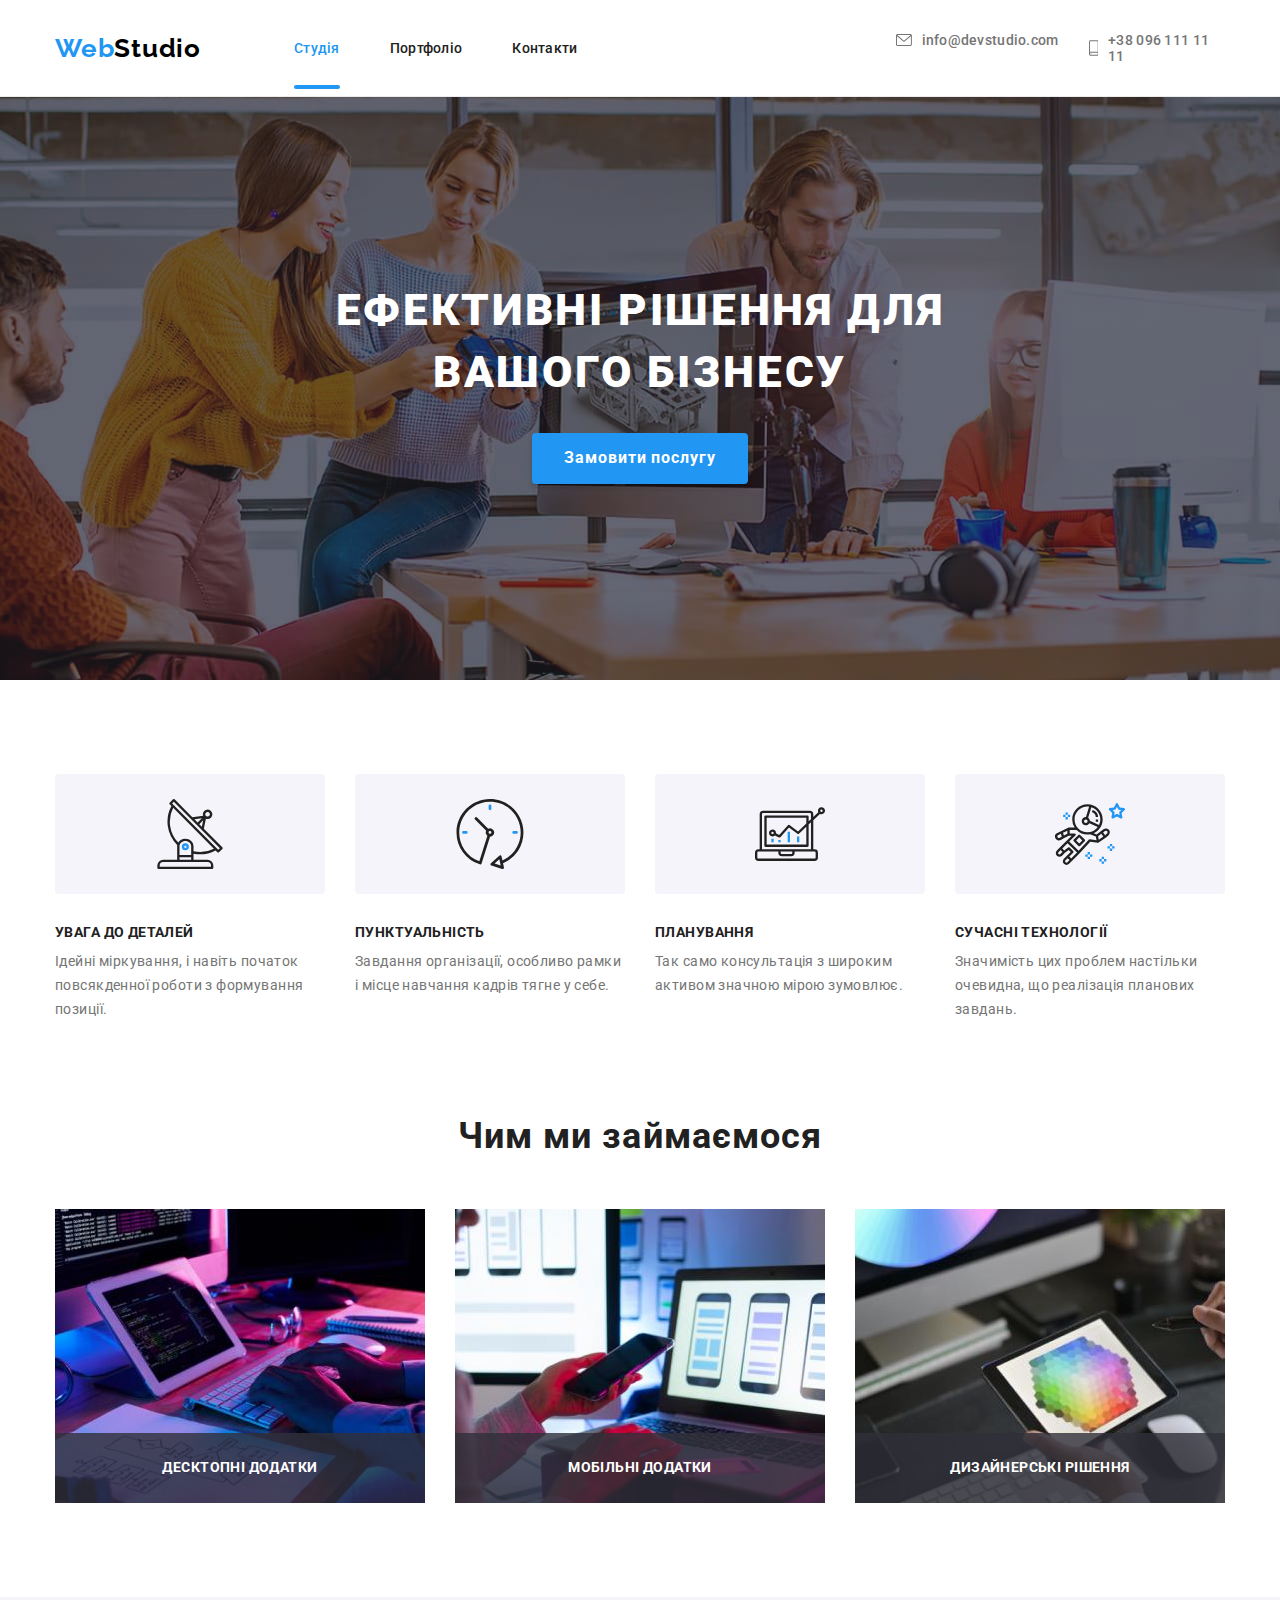
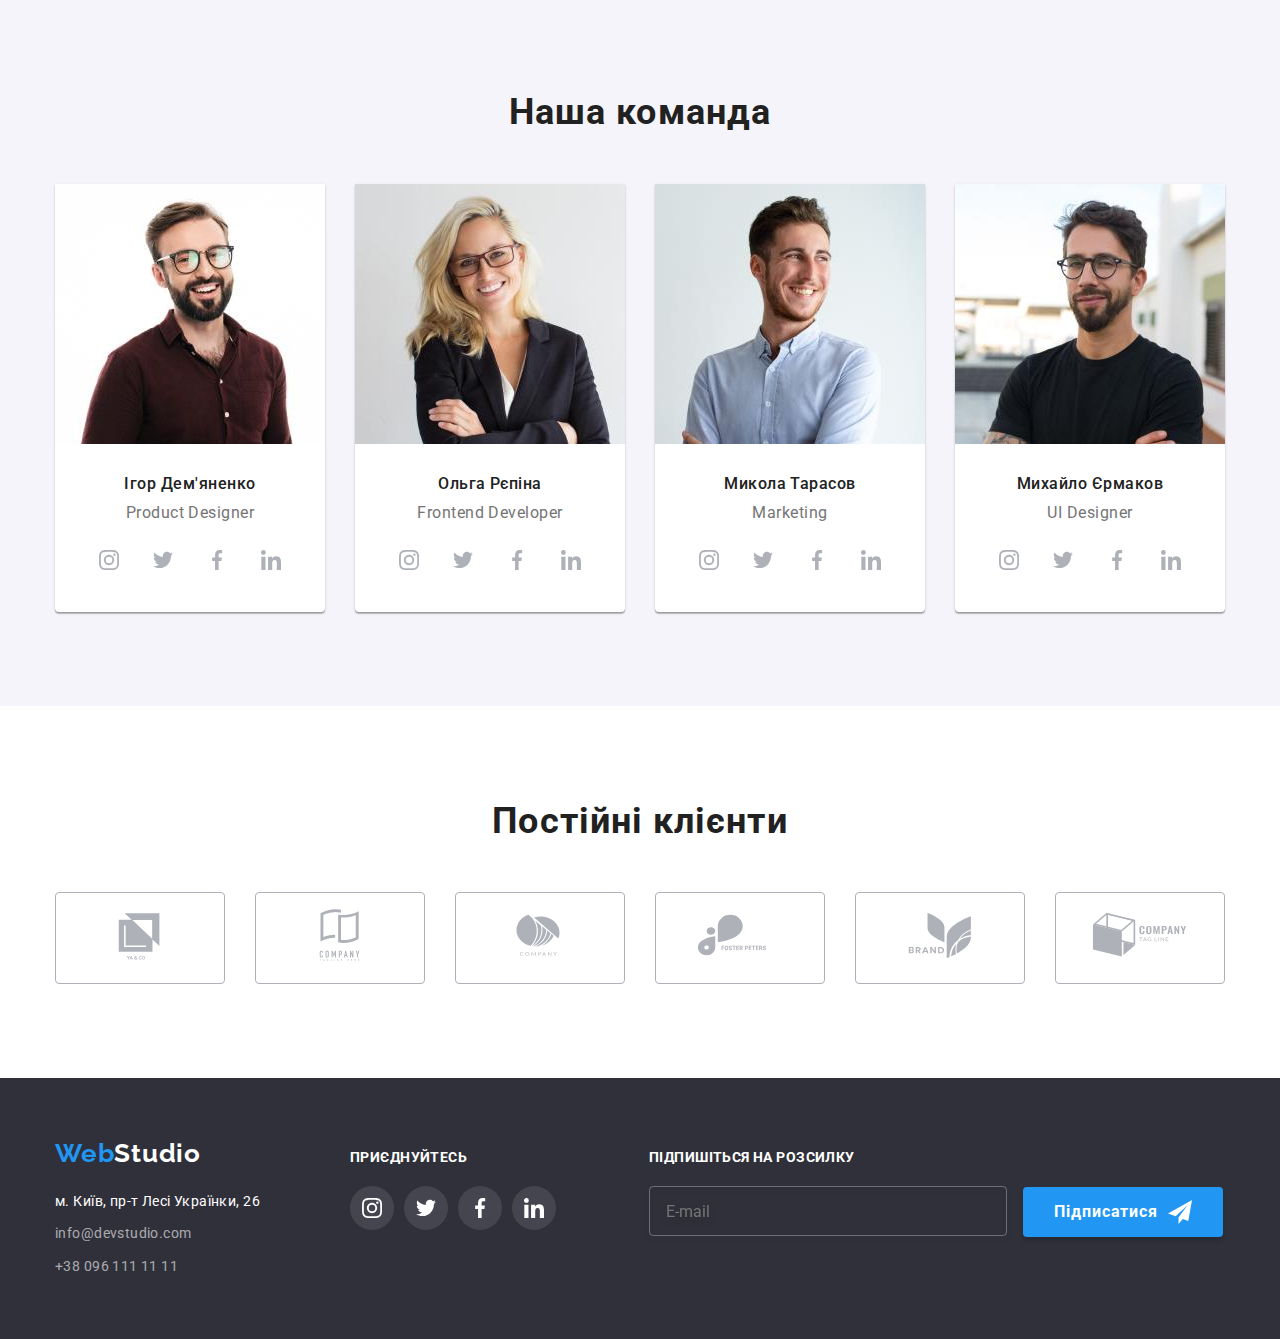
<file: index.html>
<!DOCTYPE html>
<html lang="uk">
  <head>
    <meta charset="UTF-8" />
    <meta http-equiv="X-UA-Compatible" content="IE=edge" />
    <meta name="viewport" content="width=device-width, initial-scale=1.0" />
    <title>Студія</title>
    <link
      rel="stylesheet"
      href="https://cdnjs.cloudflare.com/ajax/libs/modern-normalize/1.0.0/modern-normalize.min.css"
    />
    <link
      href="https://fonts.googleapis.com/css2?family=Raleway:wght@700&family=Roboto:wght@400;500;700;900&display=swap"
      rel="stylesheet"
    />
    <link rel="stylesheet" href="./css/styles.css" />
  </head>
  <body>
    <header class="header-box">
      <div class="container header">
        <a href="./index.html" lang="en" class="logo"
          ><span class="logo-word">Web</span>Studio</a
        >
        <nav>
          <ul class="site-nav">
            <li class="item">
              <a href="./index.html" class="link current">Студія</a>
            </li>
            <li class="item">
              <a href="./portfolio.html" class="link">Портфоліо</a>
            </li>
            <li class="item"><a href="#" class="link">Контакти</a></li>
          </ul>
        </nav>
        <ul class="contacts-list">
          <li class="item">
            <a href="mailto:info@devstudio.com" class="link contacts">
              <svg class="icon" width="16" height="12">
                <use href="./images/icons.svg#icon-envelope"></use>
              </svg>
              info@devstudio.com</a
            >
          </li>
          <li class="item">
            <a href="tel:+380961111111" class="link contacts"
              ><svg class="icon" width="10" height="16">
                <use href="./images/icons.svg#icon-smartphone"></use>
              </svg>
              +38 096 111 11 11</a
            >
          </li>
        </ul>
      </div>
    </header>
    <main>
      <section class="section hero">
        <div>
          <h1 class="hero-title">Ефективні рішення для вашого бізнесу</h1>
          <button type="button" class="hero-button" data-modal-open>
            Замовити послугу
          </button>
          <div class="backdrop is-hidden" data-modal>
            <div class="modal">
              <button type="button" class="close-modal-btn" data-modal-close>
                <svg width="18" height="18" class="icon">
                  <use href="./images/icons.svg#icon-close-black"></use>
                </svg>
              </button>
              <form class="order-form">
                <span class="modal-title"
                  >Залиште свої дані, ми вам передзвонимо</span
                >
                <div role="group" class="form-item">
                  <label for="name" class="form-label">Ім'я</label>
                  <input class="form-input" type="text" name="name" id="name" />
                  <svg width="18" height="18" class="icon">
                    <use href="./images/icons.svg#icon-person-form"></use>
                  </svg>
                </div>
                <div role="group" class="form-item">
                  <label for="phone" class="form-label">Телефон</label>
                  <input class="form-input" type="tel" name="tel" id="phone" />
                  <svg width="18" height="18" class="icon">
                    <use href="./images/icons.svg#icon-phone-form"></use>
                  </svg>
                </div>
                <div role="group" class="form-item">
                  <label for="email" class="form-label">Пошта</label>
                  <input
                    class="form-input"
                    type="email"
                    name="email"
                    id="email"
                  />
                  <svg width="18" height="18" class="icon">
                    <use href="./images/icons.svg#icon-email-form"></use>
                  </svg>
                </div>
                <div role="group" class="form-item">
                  <label for="comments" class="form-label">Коментар</label>
                  <textarea
                    class="comments-input"
                    name="comments"
                    id="comments"
                    placeholder="Введіть текст"
                  ></textarea>
                </div>
                <div role="group" class="form-checkbox">
                  <label class="terms-title"
                    >Погоджуюся з розсилкою та приймаю
                    <input
                      class="terms-checkbox"
                      type="checkbox"
                      name="terms"
                    />
                    <svg width="16" height="15" class="icon-checkbox">
                      <use href="./images/icons.svg#icon-check"></use>
                    </svg>
                  </label>
                  <a href="#" class="terms-link">Умови договору</a>
                </div>
                <button type="submit" class="btn">Відправити</button>
              </form>
            </div>
          </div>
        </div>
      </section>
      <section class="section">
        <div class="container">
          <h2 class="benefits-title">Наші переваги</h2>
          <ul class="benefits-list">
            <li class="item">
              <div class="benefits-list block">
                <svg height="70" width="70">
                  <use href="./images/icons.svg#icon-antenna"></use>
                </svg>
              </div>
              <h3 class="title">Увага до деталей</h3>
              <p class="desc">
                Ідейні міркування, і навіть початок повсякденної роботи з
                формування позиції.
              </p>
            </li>
            <li class="item">
              <div class="benefits-list block">
                <svg height="70" width="70">
                  <use href="./images/icons.svg#icon-clock"></use>
                </svg>
              </div>
              <h3 class="title">Пунктуальність</h3>
              <p class="desc">
                Завдання організації, особливо рамки і місце навчання кадрів
                тягне у себе.
              </p>
            </li>
            <li class="item">
              <div class="benefits-list block">
                <svg height="70" width="70">
                  <use href="./images/icons.svg#icon-diagram"></use>
                </svg>
              </div>
              <h3 class="title">Планування</h3>
              <p class="desc">
                Так само консультація з широким активом значною мірою зумовлює.
              </p>
            </li>
            <li class="item">
              <div class="benefits-list block">
                <svg height="70" width="70">
                  <use href="./images/icons.svg#icon-astronaut"></use>
                </svg>
              </div>
              <h3 class="title">Сучасні технології</h3>
              <p class="desc">
                Значимість цих проблем настільки очевидна, що реалізація
                планових завдань.
              </p>
            </li>
          </ul>
        </div>
      </section>
      <section class="section services">
        <div class="container">
          <h2 class="services-title">Чим ми займаємося</h2>
          <ul class="services-list">
            <li class="item">
              <img
                src="./images/desktop.jpg"
                alt="Чоловічі кисті друкують на клавіатурі"
                width="370"
              />
              <div class="item-box"><p class="desc">Десктопні додатки</p></div>
            </li>
            <li class="item">
              <img
                src="./images/mobile.jpg"
                alt="Жіночі руки тримають мобільний телефон"
                width="370"
              />
              <div class="item-box"><p class="desc">Мобільні додатки</p></div>
            </li>
            <li class="item">
              <img
                src="./images/tablet.jpg"
                alt="Жіночі руки тримають планшет і працюють графічною ручкою по ньому"
                width="370"
              />
              <div class="item-box">
                <p class="desc">Дизайнерські рішення</p>
              </div>
            </li>
          </ul>
        </div>
      </section>
      <section class="section team">
        <div class="container">
          <h2 class="team-title">Наша команда</h2>
          <ul class="team-list">
            <li class="item">
              <div class="team-member">
                <img
                  src="./images/photo-1.jpg"
                  alt="Усміхнений чоловік в окулярах з бородою"
                  width="270"
                  class="member-pic"
                />
                <h3 class="title">Ігор Дем'яненко</h3>
                <p lang="en" class="desc">Product Designer</p>
                <ul class="socials-list">
                  <li class="socials-item">
                    <a href="#" class="links">
                      <svg class="icon" width="20" height="20">
                        <use href="./images/icons.svg#icon-instagram"></use>
                      </svg>
                    </a>
                  </li>
                  <li class="socials-item">
                    <a href="#" class="links">
                      <svg class="icon" width="20" height="20">
                        <use href="./images/icons.svg#icon-twitter"></use>
                      </svg>
                    </a>
                  </li>
                  <li class="socials-item">
                    <a href="#" class="links">
                      <svg class="icon" width="20" height="20">
                        <use href="./images/icons.svg#icon-facebook"></use>
                      </svg>
                    </a>
                  </li>
                  <li class="socials-item">
                    <a href="#" class="links">
                      <svg class="icon" width="20" height="20">
                        <use href="./images/icons.svg#icon-linkedin"></use>
                      </svg>
                    </a>
                  </li>
                </ul>
              </div>
            </li>
            <li class="item">
              <div class="team-member">
                <img
                  src="./images/photo-2.jpg"
                  alt="Усміхнена білява дівчина в окулярах"
                  width="270"
                  class="member-pic"
                />
                <h3 class="title">Ольга Рєпіна</h3>
                <p lang="en" class="desc">Frontend Developer</p>
                <ul class="socials-list">
                  <li class="socials-item">
                    <a href="#" class="links">
                      <svg class="icon" width="20" height="20">
                        <use href="./images/icons.svg#icon-instagram"></use>
                      </svg>
                    </a>
                  </li>
                  <li class="socials-item">
                    <a href="#" class="links">
                      <svg class="icon" width="20" height="20">
                        <use href="./images/icons.svg#icon-twitter"></use>
                      </svg>
                    </a>
                  </li>
                  <li class="socials-item">
                    <a href="#" class="links">
                      <svg class="icon" width="20" height="20">
                        <use href="./images/icons.svg#icon-facebook"></use>
                      </svg>
                    </a>
                  </li>
                  <li class="socials-item">
                    <a href="#" class="links">
                      <svg class="icon" width="20" height="20">
                        <use href="./images/icons.svg#icon-linkedin"></use>
                      </svg>
                    </a>
                  </li>
                </ul>
              </div>
            </li>
            <li class="item">
              <div class="team-member">
                <img
                  src="./images/photo-3.jpg"
                  alt="Усміхнений чоловік з легкою небритістю"
                  width="270"
                  class="member-pic"
                />
                <h3 class="title">Микола Тарасов</h3>
                <p lang="en" class="desc">Marketing</p>
                <ul class="socials-list">
                  <li class="socials-item">
                    <a href="#" class="links">
                      <svg class="icon" width="20" height="20">
                        <use href="./images/icons.svg#icon-instagram"></use>
                      </svg>
                    </a>
                  </li>
                  <li class="socials-item">
                    <a href="#" class="links">
                      <svg class="icon" width="20" height="20">
                        <use href="./images/icons.svg#icon-twitter"></use>
                      </svg>
                    </a>
                  </li>
                  <li class="socials-item">
                    <a href="#" class="links">
                      <svg class="icon" width="20" height="20">
                        <use href="./images/icons.svg#icon-facebook"></use>
                      </svg>
                    </a>
                  </li>
                  <li class="socials-item">
                    <a href="#" class="links">
                      <svg class="icon" width="20" height="20">
                        <use href="./images/icons.svg#icon-linkedin"></use>
                      </svg>
                    </a>
                  </li>
                </ul>
              </div>
            </li>
            <li class="item">
              <div class="team-member">
                <img
                  src="./images/photo-4.jpg"
                  alt="Усміхнений чоловік в окулярах з бородою"
                  width="270"
                  class="member-pic"
                />
                <h3 class="title">Михайло Єрмаков</h3>
                <p lang="en" class="desc">UI Designer</p>
                <ul class="socials-list">
                  <li class="socials-item">
                    <a href="#" class="links">
                      <svg class="icon" width="20" height="20">
                        <use href="./images/icons.svg#icon-instagram"></use>
                      </svg>
                    </a>
                  </li>
                  <li class="socials-item">
                    <a href="#" class="links">
                      <svg class="icon" width="20" height="20">
                        <use href="./images/icons.svg#icon-twitter"></use>
                      </svg>
                    </a>
                  </li>
                  <li class="socials-item">
                    <a href="#" class="links">
                      <svg class="icon" width="20" height="20">
                        <use href="./images/icons.svg#icon-facebook"></use>
                      </svg>
                    </a>
                  </li>
                  <li class="socials-item">
                    <a href="#" class="links">
                      <svg class="icon" width="20" height="20">
                        <use href="./images/icons.svg#icon-linkedin"></use>
                      </svg>
                    </a>
                  </li>
                </ul>
              </div>
            </li>
          </ul>
        </div>
      </section>
      <section class="section clients">
        <h2 class="clients title">Постійні клієнти</h2>
        <ul class="clients-list">
          <li class="item">
            <a class="clients-link" href="#">
              <div>
                <svg width="106" height="60">
                  <use href="./images/icons.svg#icon-logo1"></use>
                </svg>
              </div>
            </a>
          </li>
          <li class="item">
            <a class="clients-link" href="#">
              <div>
                <svg width="106" height="60">
                  <use href="./images/icons.svg#icon-logo2"></use>
                </svg>
              </div>
            </a>
          </li>
          <li class="item">
            <a class="clients-link" href="#">
              <div>
                <svg width="106" height="60">
                  <use href="./images/icons.svg#icon-logo3"></use>
                </svg>
              </div>
            </a>
          </li>
          <li class="item">
            <a class="clients-link" href="#">
              <div>
                <svg width="106" height="60">
                  <use href="./images/icons.svg#icon-logo4"></use>
                </svg>
              </div>
            </a>
          </li>
          <li class="item">
            <a class="clients-link" href="#">
              <div>
                <svg width="106" height="60">
                  <use href="./images/icons.svg#icon-logo5"></use>
                </svg>
              </div>
            </a>
          </li>
          <li class="item">
            <a class="clients-link" href="#">
              <div>
                <svg width="106" height="60">
                  <use href="./images/icons.svg#icon-logo6"></use>
                </svg></div
            ></a>
          </li>
        </ul>
      </section>
    </main>
    <footer class="footer-box">
      <div class="container footer">
        <div class="item">
          <a href="./index.html" lang="en" class="logo"
            ><span class="logo-word">Web</span
            ><span class="logo-word-footer">Studio</span></a
          >
          <address>
            <ul class="footer-list">
              <li class="item">
                <a
                  href="https://goo.gl/maps/CPtrU1FHBa2aNyZL9"
                  target="_blank"
                  rel="noopener noreferrer nofollow"
                  class="link address"
                  >м. Київ, пр-т Лесі Українки, 26</a
                >
              </li>
              <li class="item">
                <a href="mailto:info@devstudio.com" class="link contacts footer"
                  >info@devstudio.com</a
                >
              </li>
              <li class="item">
                <a href="tel:+380961111111" class="link contacts footer"
                  >+38 096 111 11 11</a
                >
              </li>
            </ul>
          </address>
        </div>
        <div class="studio-socials item">
          <span class="call-title">Приєднуйтесь</span>
          <ul class="socials-list">
            <li class="item">
              <a href="#" class="links">
                <svg class="icon" width="20" height="20">
                  <use href="./images/icons.svg#icon-instagram"></use>
                </svg>
              </a>
            </li>
            <li class="item">
              <a href="#" class="links">
                <svg class="icon" width="20" height="20">
                  <use href="./images/icons.svg#icon-twitter"></use>
                </svg>
              </a>
            </li>
            <li class="item">
              <a href="#" class="links">
                <svg class="icon" width="20" height="20">
                  <use href="./images/icons.svg#icon-facebook"></use>
                </svg>
              </a>
            </li>
            <li class="item">
              <a href="#" class="links">
                <svg class="icon" width="20" height="20">
                  <use href="./images/icons.svg#icon-linkedin"></use>
                </svg>
              </a>
            </li>
          </ul>
        </div>
        <div class="item">
          <span class="sub-title">Підпишіться на розсилку</span>
          <form class="email-sub-form">
            <label for="email-sub" class="label" lang="en"
              >Email subscribe</label
            >
            <input
              type="email"
              name="email-sub"
              id="email-sub"
              class="input"
              lang="en"
              placeholder="E-mail"
            />
            <button type="submit" class="btn">
              Підписатися
              <svg class="sub-icon" width="24" height="24">
                <use href="./images/icons.svg#icon-emailsubscribe"></use>
              </svg>
            </button>
          </form>
        </div>
      </div>
    </footer>
    <script src="./js/modal.js"></script>
  </body>
</html>
</file>
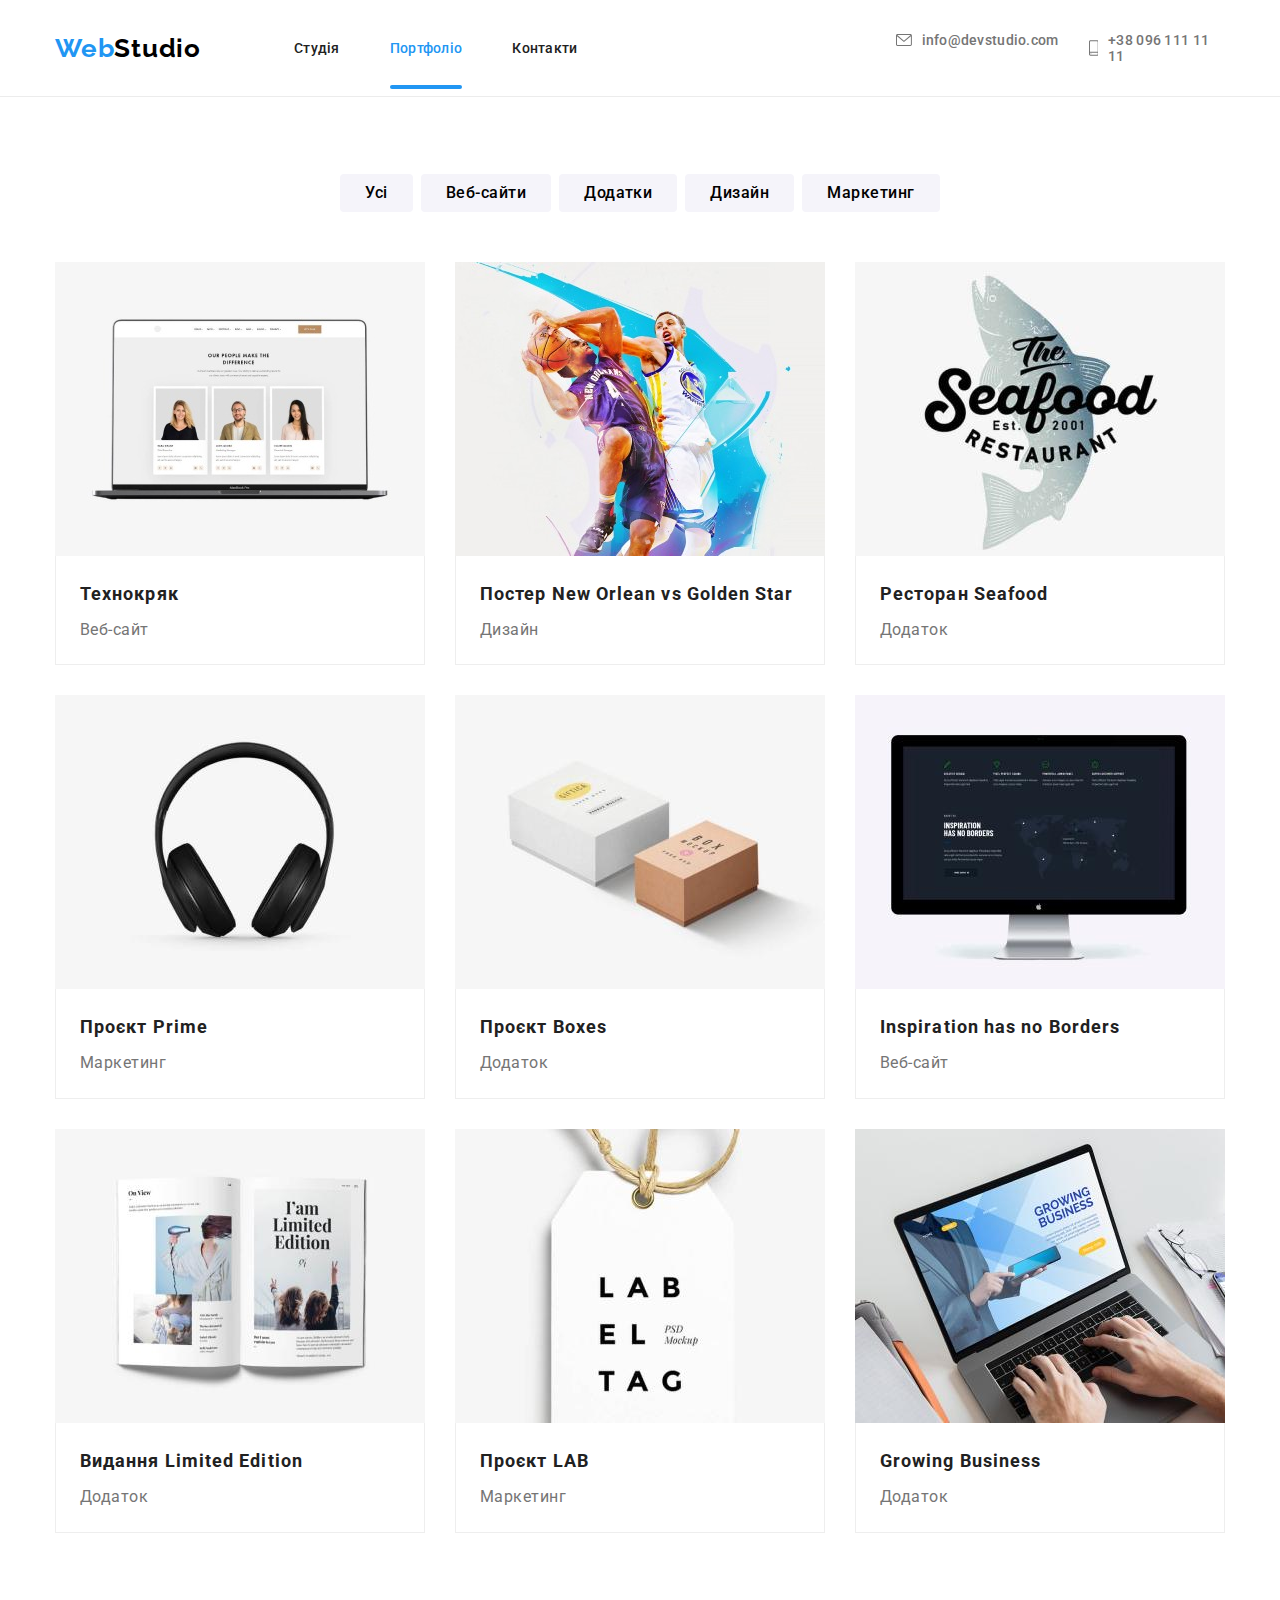
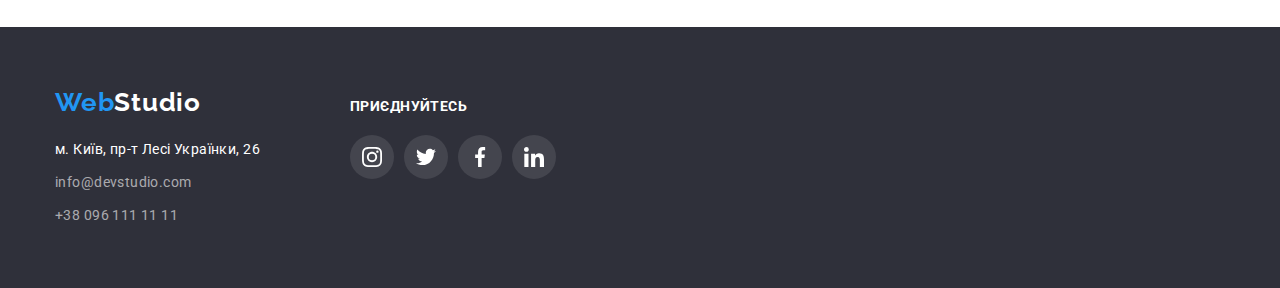
<file: portfolio.html>
<!DOCTYPE html>
<html lang="uk">
  <head>
    <meta charset="UTF-8" />
    <meta http-equiv="X-UA-Compatible" content="IE=edge" />
    <meta name="viewport" content="width=device-width, initial-scale=1.0" />
    <title>Портфоліо</title>
    <link
      rel="stylesheet"
      href="https://cdnjs.cloudflare.com/ajax/libs/modern-normalize/1.0.0/modern-normalize.min.css"
    />
    <link
      href="https://fonts.googleapis.com/css2?family=Raleway:wght@700&family=Roboto:wght@400;500;700;900&display=swap"
      rel="stylesheet"
    />
    <link rel="stylesheet" href="./css/styles.css" />
  </head>
  <body>
    <header class="header-box">
      <div class="container header">
        <a href="./index.html" lang="en" class="logo"
          ><span class="logo-word">Web</span>Studio</a
        >
        <nav>
          <ul class="site-nav">
            <li class="item"><a href="./index.html" class="link">Студія</a></li>
            <li class="item">
              <a href="./portfolio.html" class="link current">Портфоліо</a>
            </li>
            <li class="item"><a href="#" class="link">Контакти</a></li>
          </ul>
        </nav>
        <ul class="contacts-list">
          <li class="item">
            <a href="mailto:info@devstudio.com" class="link contacts">
              <svg class="icon" width="16" height="12">
                <use href="./images/icons.svg#icon-envelope"></use>
              </svg>
              info@devstudio.com</a
            >
          </li>
          <li class="item">
            <a href="tel:+380961111111" class="link contacts"
              ><svg class="icon" width="10" height="16">
                <use href="./images/icons.svg#icon-smartphone"></use>
              </svg>
              +38 096 111 11 11</a
            >
          </li>
        </ul>
      </div>
    </header>
    <main>
      <section class="section portfolio">
        <div class="container">
          <h1 class="portfolio-title">Наші роботи</h1>
          <ul class="filter-list">
            <li class="item">
              <button type="button" class="button">Усі</button>
            </li>
            <li class="item">
              <button type="button" class="button">Веб-сайти</button>
            </li>
            <li class="item">
              <button type="button" class="button">Додатки</button>
            </li>
            <li class="item">
              <button type="button" class="button">Дизайн</button>
            </li>
            <li class="item">
              <button type="button" class="button">Маркетинг</button>
            </li>
          </ul>
          <ul class="example-list">
            <li class="item">
              <div class="block">
                <img
                  src="./images/image-1.jpg"
                  alt="Монітор ноутбуку в якому зображений веб-сайт з трьома профілями працівників компанії "
                  width="370"
                  class="pic"
                />
                <div class="overlay"><p class="overlay-disc">
                  Ресурс пропонує комплексні пропозиції з різним рівнем
                  функціоналу та сервісів. Все це дозволить відвідувачу отримати
                  вичерпні відомості про компанію чи приватну особу.</p>
                </div>
              </div>
              <div class="subject">
                <h3 class="title">Технокряк</h3>
                <p class="desc">Веб-сайт</p>
              </div>
            </li>
            <li class="item"><div class="block">
              <img
                src="./images/image-2.jpg"
                alt="Два чоловіка у стрибку борються за мяч "
                width="370"
                class="pic"
              /><div class="overlay"><p class="overlay-disc">
                  Ресурс пропонує комплексні пропозиції з різним рівнем
                  функціоналу та сервісів. Все це дозволить відвідувачу отримати
                  вичерпні відомості про компанію чи приватну особу.</p>
                </div></div>
              <div class="subject">
                <h3 class="title">
                  Постер <span lang="en">New Orlean vs Golden Star</span>
                </h3>
                <p class="desc">Дизайн</p>
              </div>
            </li>
            <li class="item"><div class="block">
              <img
                src="./images/image-3.jpg"
                alt="Намальоване зображення лосося з логотипом
            ресторану"
                width="370"
                class="pic"
              /><div class="overlay"><p class="overlay-disc">
                  Ресурс пропонує комплексні пропозиції з різним рівнем
                  функціоналу та сервісів. Все це дозволить відвідувачу отримати
                  вичерпні відомості про компанію чи приватну особу.</p>
                </div></div>
              <div class="subject">
                <h3 class="title">Ресторан <span lang="en">Seafood</span></h3>
                <p class="desc">Додаток</p>
              </div>
            </li>
            <li class="item"><div class="block">
              <img
                src="./images/image-4.jpg"
                alt="Чорні повнорозмірні навушники"
                width="370"
                class="pic"
              /><div class="overlay"><p class="overlay-disc">
                  Ресурс пропонує комплексні пропозиції з різним рівнем
                  функціоналу та сервісів. Все це дозволить відвідувачу отримати
                  вичерпні відомості про компанію чи приватну особу.</p>
                </div></div>
              <div class="subject">
                <h3 class="title">Проєкт <span lang="en">Prime</span></h3>
                <p class="desc">Маркетинг</p>
              </div>
            </li>
            <li class="item"><div class="block">
              <img
                src="./images/image-5.jpg"
                alt="Одна коробка білого кольору та одна коробка
            пісочного кольору стоять поруч "
                width="370"
                class="pic"
              /><div class="overlay"><p class="overlay-disc">
                  Ресурс пропонує комплексні пропозиції з різним рівнем
                  функціоналу та сервісів. Все це дозволить відвідувачу отримати
                  вичерпні відомості про компанію чи приватну особу.</p>
                </div></div>
              <div class="subject">
                <h3 class="title">Проєкт <span lang="en">Boxes</span></h3>
                <p class="desc">Додаток</p>
              </div>
            </li>
            <li class="item"><div class="block">
              <img
                src="./images/image-6.jpg"
                alt="Монітор комп'ютера із темним зображенням веб-сайту"
                width="370"
                class="pic"
              /><div class="overlay"><p class="overlay-disc">
                  Ресурс пропонує комплексні пропозиції з різним рівнем
                  функціоналу та сервісів. Все це дозволить відвідувачу отримати
                  вичерпні відомості про компанію чи приватну особу.</p>
                </div></div>
              <div class="subject">
                <h3 lang="en" class="title">Inspiration has no Borders</h3>
                <p class="desc">Веб-сайт</p>
              </div>
            </li>
            <li class="item"><div class="block">
              <img
                src="./images/image-7.jpg"
                alt="Розгорнутий журнал з логотипом видання"
                width="370"
                class="pic"
              /><div class="overlay"><p class="overlay-disc">
                  Ресурс пропонує комплексні пропозиції з різним рівнем
                  функціоналу та сервісів. Все це дозволить відвідувачу отримати
                  вичерпні відомості про компанію чи приватну особу.</p>
                </div></div>
              <div class="subject">
                <h3 class="title">
                  Видання <span lang="en">Limited Edition</span>
                </h3>
                <p class="desc">Додаток</p>
              </div>
            </li>
            <li class="item"><div class="block">
              <img
                src="./images/image-8.jpg"
                alt="Біла бірка для одягу з логотипом агенства"
                width="370"
                class="pic"
              /><div class="overlay"><p class="overlay-disc">
                  Ресурс пропонує комплексні пропозиції з різним рівнем
                  функціоналу та сервісів. Все це дозволить відвідувачу отримати
                  вичерпні відомості про компанію чи приватну особу.</p>
                </div></div>
              <div class="subject">
                <h3 class="title">Проєкт <span lang="en">LAB</span></h3>
                <p class="desc">Маркетинг</p>
              </div>
            </li>
            <li class="item"><div class="block">
              <img
                src="./images/image-9.jpg"
                alt="Руки працюючої людини за ноутбуком на екрані якого
            веб-сайт додатку"
                width="370"
                class="pic"
              /><div class="overlay"><p class="overlay-disc">
                  Ресурс пропонує комплексні пропозиції з різним рівнем
                  функціоналу та сервісів. Все це дозволить відвідувачу отримати
                  вичерпні відомості про компанію чи приватну особу.</p>
                </div>
                </div>
              <div class="subject">
                <h3 lang="en" class="title">Growing Business</h3>
                <p class="desc">Додаток</p>
              </div>
            </li>
          </ul>
        </div>
      </section>
    </main>
    <footer class="footer-box">
      <div class="container footer">
        <div class="item">
          <a href="./index.html" lang="en" class="logo"
            ><span class="logo-word">Web</span><span class="logo-word-footer">Studio</span></a
          >
          <address>
            <ul class="footer-list">
              <li class="item">
                <a
                  href="https://goo.gl/maps/CPtrU1FHBa2aNyZL9"
                  target="_blank"
                  rel="noopener noreferrer nofollow"
                  class="link address"
                  >м. Київ, пр-т Лесі Українки, 26</a
                >
              </li>
              <li class="item">
                <a href="mailto:info@devstudio.com" class="link contacts footer"
                  >info@devstudio.com</a
                >
              </li>
              <li class="item">
                <a href="tel:+380961111111" class="link contacts footer">+38 096 111 11 11</a>
              </li>
            </ul>
          </address>
        </div>
        <div class="studio-socials item">
          <span class="call-title">Приєднуйтесь</span>
          <ul class="socials-list">
            <li class="item">
              <a href="#" class="links">
                <svg class="icon" width="20" height="20">
                  <use href="./images/icons.svg#icon-instagram"></use>
                </svg>
              </a>
            </li>
            <li class="item">
              <a href="#" class="links">
                <svg class="icon" width="20" height="20">
                  <use href="./images/icons.svg#icon-twitter"></use>
                </svg>
              </a>
            </li>
            <li class="item">
              <a href="#" class="links">
                <svg class="icon" width="20" height="20">
                  <use href="./images/icons.svg#icon-facebook"></use>
                </svg>
              </a>
            </li>
            <li class="item">
              <a href="#" class="links">
                <svg class="icon" width="20" height="20">
                  <use href="./images/icons.svg#icon-linkedin"></use>
                </svg>
              </a>
            </li>
          </ul>
        </div>
      </div>
    </footer>
  </body>
</html>
</file>
<file: css/styles.css>
/* ---------- Common rules -----------*/
:root {
  --focus-hover-collor: #2196f3;
  --icons-color: #afb1b8;
  --icons-focus-collor: #ffffff;
}
body {
  background-color: #fff;
  color: #212121;
  font-family: "Roboto", "Raleway", sans-serif;
  margin-left: auto;
  margin-right: auto;
}
h1,
h2,
h3,
h4,
h5,
h6,
p,
ul {
  margin: 0;
  padding: 0;
}
.section {
  padding-top: 94px;
  padding-bottom: 94px;
}
.container {
  width: 1200px;
  padding: 0 15px;
  margin-left: auto;
  margin-right: auto;
}
.link {
  text-decoration: none;
  font-weight: 500;
  font-size: 14px;
  line-height: 1.15;
  letter-spacing: 0.02em;
}

.benefits-list,
.services-list,
.site-nav,
.team-list,
.footer-list,
.example-list,
.filter-list,
.contacts-list,
.clients-list,
.socials-list {
  list-style-type: none;
}
img {
  display: block;

  max-width: 100%;
  height: auto;
}
.logo {
  color: #000000;
  font-family: "Raleway";
  font-weight: 700;
  font-size: 26px;
  line-height: 1.2;
  letter-spacing: 0.03em;
  text-decoration: none;
}
.logo-word {
  color: #2196f3;
}
.logo-word-footer {
  color: #fff;
}
/* -------------- Header --------------- */
.header .logo {
  margin-right: 93px;
  padding-top: 20px;
  padding-bottom: 20px;
}

.site-nav {
  display: flex;
  margin-right: 318px;
}
.site-nav .item:not(:last-child) {
  margin-right: 50px;
}
.site-nav .link {
  display: inline-block;

  padding-top: 32px;
  padding-bottom: 32px;

  color: #212121;
  transition-property: color;
  transition-duration: 250ms;
  transition-timing-function: cubic-bezier(0.4, 0, 0.2, 1);
}
.site-nav .link.current {
  position: relative;
  color: #2196f3;
}
.site-nav .link.current::after {
  display: block;
  position: absolute;
  content: "";
  top: 77px;
  width: 100%;
  height: 4px;

  background-color: var(--focus-hover-collor);
  border-radius: 2px;
}
.site-nav .link:hover,
.site-nav .link:focus {
  color: #2196f3;
  transform: color;
}
.link.contacts {
  color: #757575;

  transition-property: color, fill;
  transition-duration: 250ms;
  transition-timing-function: cubic-bezier(0.4, 0, 0.2, 1);
}
.contacts-list .link.contacts:hover,
.contacts-list .link.contacts:focus {
  color: var(--focus-hover-collor);
  fill: var(--focus-hover-collor);

  transform: color, fill;
}
.contacts-list {
  display: flex;
}

.contacts-list .item:not(:last-child) {
  margin-right: 30px;
}
.contacts-list .link {
  display: inline-block;

  padding-top: 32px;
  padding-bottom: 32px;
}
.container.header {
  display: flex;
  align-items: center;
}
.header-box {
  position: fixed;
  margin-left: auto;
  margin-right: auto;
  background-color: #fff;
  width: 100%;
  top: 0;
  z-index: 100;

  border-bottom: 1px solid #ececec;
}
.contacts-list .link.contacts {
  display: flex;
  align-items: center;
  fill: #757575;
  gap: 10px;
}

/* -------------- Hero section------------ */

.section.hero {
  max-width: 1600px;
  height: 600px;
  margin-left: auto;
  margin-right: auto;
  padding-top: 200px;
  padding-bottom: 200px;
  margin-top: 80px;

  background-image: linear-gradient(
      to right,
      rgba(47, 48, 58, 0.4),
      rgba(47, 48, 58, 0.4)
    ),
    url(../images/hero-overlay.jpg);
  background-repeat: no-repeat;
  background-position: center;
  background-size: cover;
  background-color: #c4c4c4;

  color: #fff;
  text-align: center;
}
.hero-title {
  margin-left: auto;
  margin-right: auto;
  max-width: 696px;

  text-transform: uppercase;
  font-weight: 900;
  font-size: 44px;
  line-height: 1.4;
  letter-spacing: 0.06em;
  margin-bottom: 30px;
}
.hero-button {
  padding: 10px 32px 10px 32px;

  background-color: #2196f3;
  color: #fff;
  box-shadow: 0px 4px 4px rgba(0, 0, 0, 0.15);
  border-radius: 4px;
  border: 0;
  cursor: pointer;

  font-family: "Roboto";
  font-weight: 700;
  font-size: 16px;
  line-height: 1.9;
  letter-spacing: 0.06em;
  text-align: center;
}
.backdrop {
  position: fixed;
  top: 0;
  left: 0;
  width: 100%;
  height: 100%;
  background-color: rgba(0, 0, 0, 0.2);
  z-index: 200;

  transition: opacity 250ms cubic-bezier(0.4, 0, 0.2, 1),
    visibility 250ms cubic-bezier(0.4, 0, 0.2, 1);
}
.backdrop.is-hidden {
  visibility: 0;
  opacity: 0;
  pointer-events: none;
}

.modal {
  position: fixed;
  width: 528px;
  height: 581px;
  top: 50%;
  left: 50%;
  transform: translate(-50%, -50%);
  overflow-y: auto;
  padding: 40px 40px;

  color: #212121;
  background: #ffffff;

  box-shadow: 0px 1px 3px rgba(0, 0, 0, 0.12), 0px 1px 1px rgba(0, 0, 0, 0.14),
    0px 2px 1px rgba(0, 0, 0, 0.2);
  border-radius: 4px;
}

.close-modal-btn {
  position: absolute;
  display: inline-flex;
  width: 30px;
  height: 30px;
  top: 8px;
  right: 8px;
  justify-content: center;
  align-items: center;
  cursor: pointer;

  background: #ffffff;
  border: 1px solid rgba(0, 0, 0, 0.1);
  border-radius: 50%;
  outline: 0;
}
.close-modal-btn .icon {
  fill: #000000;
  transition: fill 250ms cubic-bezier(0.4, 0, 0.2, 1);
}
.close-modal-btn:focus > .icon,
.close-modal-btn:hover > .icon {
  fill: #2196f3;
  transform: fill;
}
.modal-title {
  display: inline-block;
  margin-bottom: 12px;

  font-weight: 700;
  font-size: 20px;
  line-height: 1.15;
  letter-spacing: 0.03em;

  color: #212121;
}
.order-form .form-label {
  display: block;
  margin-bottom: 4px;

  font-weight: 400;
  font-size: 12px;
  line-height: 1.16;
  letter-spacing: 0.01em;
  text-align: start;

  color: #757575;
}
.order-form .form-input {
  display: block;
  margin-bottom: 10px;
  width: 100%;
  height: 40px;
  padding: 12px 42px;

  border: 1px solid rgba(33, 33, 33, 0.2);
  border-radius: 4px;
  outline: 0;

  transition: border 250ms cubic-bezier(0.4, 0, 0.2, 1);
}
.order-form .comments-input {
  display: block;
  width: 100%;
  height: 120px;
  margin-bottom: 20px;
  padding: 12px 16px;

  border: 1px solid rgba(33, 33, 33, 0.2);
  border-radius: 4px;
  outline: 0;

  resize: none;

  transition: border 250ms cubic-bezier(0.4, 0, 0.2, 1);
}
.order-form .comments-input::placeholder {
  font-weight: 400;
  font-size: 12px;
  line-height: 1, 66;
  letter-spacing: 0.01em;

  color: rgba(117, 117, 117, 0.5);
}
.order-form .btn {
  display: inline-block;
  width: 200px;
  height: 50px;
  align-items: center;
  cursor: pointer;
  padding: 0;

  background: #2196f3;
  color: #fff;

  border: 0;
  box-shadow: 0px 4px 4px rgba(0, 0, 0, 0.15);
  border-radius: 4px;

  font-weight: 700;
  font-size: 1.875;
  line-height: 30px;
  text-align: center;
  letter-spacing: 0.06em;
}
.order-form .form-item {
  position: relative;
}

.order-form .icon {
  position: absolute;
  top: 75%;
  left: 12px;
  transform: translateY(-75%);

  fill: currentColor;
  transition: fill 250ms cubic-bezier(0.4, 0, 0.2, 1);
}
.form-input:focus {
  border: 1px solid rgba(33, 150, 243, 1);
  transform: border;
}
.form-input:focus + .icon {
  fill: rgba(33, 150, 243, 1);
  transform: fill;
}

.comments-input:focus {
  border: 1px solid rgba(33, 150, 243, 1);
  transform: border;
}
.terms-checkbox {
  position: absolute;
  width: 1px;
  height: 1px;
  margin: -1px;
  border: 0;
  padding: 0;
  clip: rect(0 0 0 0);
  overflow: hidden;
}
.terms-title {
  font-weight: 400;
  font-size: 14px;
  line-height: 1.71;
  letter-spacing: 0.03em;

  color: #757575;
}
.terms-link {
  font-weight: 400;
  font-size: 14px;
  line-height: 1.71;
  letter-spacing: 0.03em;

  color: #2196f3;
}
.form-checkbox {
  position: relative;
  margin-left: auto;
  margin-right: auto;
  text-align: center;
  padding-left: 8px;
  margin-bottom: 30px;
}
.icon-checkbox {
  position: absolute;
  display: inline-flex;
  top: 50%;
  left: 12px;
  transform: translateY(-50%);
  justify-content: center;
  align-items: center;

  fill: #fff;
  background-color: #fff;

  border: 2px solid #212121;
  border-radius: 2px;

  transition: background-color 250ms cubic-bezier(0.4, 0, 0.2, 1),
    border-color 250ms cubic-bezier(0.4, 0, 0.2, 1);
}
.terms-checkbox:checked + .icon-checkbox {
  background-color: var(--focus-hover-collor);
  background-origin: border-box;
  border: none;
  transform: background-color;
}
.terms-checkbox:focus + .icon-checkbox {
  background-origin: border-box;
  border-color: #2196f3;
}

/* ------------- Benefits section --------- */

.benefits-title {
  position: absolute;
  width: 1px;
  height: 1px;
  margin: -1px;
  border: 0;
  padding: 0;
  clip: rect(0 0 0 0);
  overflow: hidden;
}
.benefits-list {
  display: flex;
}
.benefits-list .item {
  max-width: 270px;
}
.benefits-list .title {
  margin-bottom: 10px;

  font-size: 14px;
  line-height: 1.15;
  letter-spacing: 0.03em;
  text-transform: uppercase;
}
.benefits-list .desc {
  font-size: 14px;
  line-height: 1.7;
  letter-spacing: 0.03em;
  color: #757575;
}
.benefits-list .item:not(:last-child) {
  margin-right: 30px;
}
.benefits-list .block {
  display: flex;
  height: 120px;
  margin-bottom: 30px;
  border-radius: 4px;
  justify-content: center;
  align-items: center;

  background-color: #f5f4fa;
}

/* ------------- Services section ----------- */

.section.services {
  padding-top: 0px;
}
.services-title,
.team-title {
  margin-bottom: 50px;

  font-size: 36px;
  line-height: 1.2;
  letter-spacing: 0.03em;
  text-align: center;
}
.services-list {
  display: flex;
  justify-content: space-between;
}
.services-list .item:not(:last-child) {
  margin-right: 30px;
}
.services-list .item {
  position: relative;
}
.services-list .item-box {
  display: flex;
  position: absolute;
  width: 370px;
  height: 70px;
  bottom: 0;

  background-color: rgba(47, 48, 58, 0.8);
}
.services-list .desc {
  margin: auto;

  color: var(--icons-focus-collor);

  text-transform: uppercase;
  font-weight: 700;
  font-size: 14px;
  line-height: 1.14;
  letter-spacing: 0.03em;
}

/* ------------- Team section ----------- */

.section.team {
  background-color: #f5f4fa;
}

.team-list {
  display: flex;
}
.team-member {
  padding-bottom: 30px;

  background-color: #fff;
  box-shadow: 0px 1px 3px rgba(0, 0, 0, 0.12), 0px 1px 1px rgba(0, 0, 0, 0.14),
    0px 2px 1px rgba(0, 0, 0, 0.2);
  border-radius: 0px 0px 4px 4px;

  text-align: center;
}
.team-list .item:not(:last-child) {
  margin-right: 30px;
}
.team-member .title {
  margin-bottom: 10px;

  font-weight: 500;
  font-size: 16px;
  line-height: 1.2;
  letter-spacing: 0.03em;
}
.team-member .desc {
  margin-bottom: 16px;

  font-size: 16px;
  line-height: 1.2;
  letter-spacing: 0.03em;
  color: #757575;
}
.member-pic {
  margin-bottom: 30px;
}
.team-member .socials-list {
  display: flex;
  margin-left: auto;
  margin-right: auto;
  width: 206px;
  gap: 10px;
}
.socials-list .links {
  display: inline-flex;
  width: 44px;
  height: 44px;
  border-radius: 50%;

  justify-content: center;
  align-items: center;

  background-color: #fff;
  fill: var(--icons-color);
  transition-property: fill, background-color;
  transition-duration: 250ms;
  transition-timing-function: cubic-bezier(0.4, 0, 0.2, 1);
}

.socials-list .links:hover,
.socials-list .links:focus {
  fill: var(--icons-focus-collor);
  background-color: var(--focus-hover-collor);

  transform: fill, background-color;
}
/* ------------- Clients section ----------- */
.section.clients {
  padding-top: 94px;
  padding-bottom: 94px;
  text-align: center;
}
.clients.title {
  margin-bottom: 50px;

  font-size: 36px;
  line-height: 1.17;
  letter-spacing: 0.03em;
}
.clients-list {
  display: flex;
  gap: 30px;
  justify-content: center;
}
.clients-link {
  display: flex;
  width: 170px;
  height: 92px;
  justify-content: center;
  align-items: center;
  border-radius: 4px;

  fill: var(--icons-color);
  border: 1px solid var(--icons-color);
  transition-property: border, fill;
  transition-duration: 250ms;
  transition-timing-function: cubic-bezier(0.4, 0, 0.2, 1);
}
.clients-link:hover,
.clients-link:focus {
  border: 1px solid var(--focus-hover-collor);
  fill: var(--focus-hover-collor);

  transform: border, fill;
}

/* ------------- Footer section ----------- */

.footer-box {
  padding-top: 60px;
  padding-bottom: 60px;
  text-decoration: none;
  background-color: #2f303a;
}
.container.footer {
  display: flex;
  align-items: baseline;
}
.container.footer > .item:nth-child(1) {
  margin-right: 90px;
}
.container.footer > .item:nth-child(2) {
  margin-right: 93px;
}
.link.address {
  margin-bottom: 20px;

  color: #fff;

  font-style: normal;
  font-weight: 400;
  font-size: 14px;
  line-height: 1.7;
  letter-spacing: 0.03em;

  transition-property: color;
  transition-duration: 250ms;
  transition-timing-function: cubic-bezier(0.4, 0, 0.2, 1);
}
.link.address:hover,
.link.address:focus {
  color: #2196f3;
  transform: color;
}
.contacts.footer {
  color: rgba(255, 255, 255, 0.6);

  font-style: normal;
  font-weight: 400;
  font-size: 14px;
  line-height: 1.7;
  letter-spacing: 0.03em;

  transition-property: color;
  transition-duration: 250ms;
  transition-timing-function: cubic-bezier(0.4, 0, 0.2, 1);
}
.link.contacts.footer:hover,
.link.contacts.footer:focus {
  color: var(--focus-hover-collor);
  transform: color;
}
.footer .logo {
  display: inline-block;
  margin-bottom: 20px;
}
.footer-list .item:not(:last-child) {
  margin-bottom: 9px;
}
.studio-socials .call-title {
  display: block;
  margin-bottom: 20px;

  font-weight: 700;
  font-size: 14px;
  line-height: 1.14;
  letter-spacing: 0.03em;
  text-transform: uppercase;

  color: #fff;
}
.studio-socials .socials-list {
  display: flex;
  gap: 10px;
}
.studio-socials .links {
  display: inline-flex;
  justify-content: center;
  align-items: center;

  width: 44px;
  height: 44px;
  border-radius: 50%;

  background: rgba(255, 255, 255, 0.1);
}

.studio-socials .icon {
  fill: #fff;
}
.item .sub-title {
  display: inline-block;

  font-weight: 700;
  font-size: 14px;
  line-height: 1.14;
  letter-spacing: 0.03em;
  text-transform: uppercase;

  color: #fff;

  margin-bottom: 20px;
}

.email-sub-form .label {
  position: absolute;
  width: 1px;
  height: 1px;
  margin: -1px;
  border: 0;
  padding: 0;
  clip: rect(0 0 0 0);
  overflow: hidden;
}
.email-sub-form .input {
  width: 358px;
  height: 50px;
  padding: 15px 16px;

  background-color: transparent;
  color: #fff;

  border: 1px solid rgba(255, 255, 255, 0.3);
  filter: drop-shadow(0px 4px 4px rgba(0, 0, 0, 0.15));
  border-radius: 4px;
  outline: 0;

  transition: border 250ms cubic-bezier(0.4, 0, 0.2, 1);
}
.email-sub-form .input:hover,
.email-sub-form .input:focus {
  border: 1px solid rgba(33, 150, 243, 1);
  transform: border;
}
.email-sub-form .btn {
  display: inline-flex;

  padding: 0;
  width: 200px;
  height: 50px;
  justify-content: center;
  align-items: center;
  margin-left: 12px;

  background: #2196f3;
  box-shadow: 0px 4px 4px rgba(0, 0, 0, 0.15);
  border-radius: 4px;
  border: 0;

  font-weight: 700;
  font-size: 16px;
  line-height: 1.875;
  letter-spacing: 0.06em;
  color: #fff;
  cursor: pointer;
}
.email-sub-form .sub-icon {
  margin-left: 10px;
}

/* ------------- Portfolio section ----------- */
.section.portfolio {
  margin-top: 80px;
}
.portfolio-title {
  position: absolute;
  width: 1px;
  height: 1px;
  margin: -1px;
  border: 0;
  padding: 0;
  clip: rect(0 0 0 0);
  overflow: hidden;
}
.filter-list {
  display: flex;
  margin-bottom: 50px;
  justify-content: center;
}
.filter-list .button {
  padding: 6px 25px;

  background-color: #f5f4fa;

  border-radius: 4px;
  border: 0;
  cursor: pointer;

  font-weight: 500;
  font-size: 16px;
  line-height: 1.6;
  text-align: center;
  letter-spacing: 0.03em;

  transition-property: color, background-color, box-shadow;
  transition-duration: 250ms;
  transition-timing-function: cubic-bezier(0.4, 0, 0.2, 1);
}
.filter-list .button:hover,
.filter-list .button:focus {
  background-color: #2196f3;
  color: #fff;
  box-shadow: 0px 3px 1px rgba(0, 0, 0, 0.1), 0px 1px 2px rgba(0, 0, 0, 0.08),
    0px 2px 2px rgba(0, 0, 0, 0.12);

  transform: color, box-shadow, background-color;
}
.filter-list .item:not(:last-child) {
  margin-right: 8px;
}
.example-list {
  display: flex;
  flex-wrap: wrap;
  cursor: pointer;
}
.example-list .title {
  margin-bottom: 4px;
  font-size: 18px;
  line-height: 2;
  letter-spacing: 0.06em;
}
.example-list .desc {
  font-size: 16px;
  line-height: 1.8;
  letter-spacing: 0.03em;
  color: #757575;
}
.example-list .item:nth-child(3n + 1) {
  margin-right: 30px;
}
.example-list .item:nth-child(3n + 2) {
  margin-right: 30px;
}
.example-list .item:nth-child(3n) {
  margin-right: 0px;
}
.example-list .item {
  position: relative;
  margin-bottom: 30px;

  transition-property: box-shadow;
  transition-duration: 250ms;
  transition-timing-function: cubic-bezier(0.4, 0, 0.2, 1);
}
.example-list .item:nth-last-child(-n + 3) {
  margin-bottom: 0px;
}
.example-list .block {
  position: relative;
  overflow: hidden;
}
.overlay {
  position: absolute;
  z-index: 30;
  height: 294px;
  width: 100%;
  top: 0;
  left: 0;
  padding-top: 63px;
  padding-bottom: 63px;

  background-color: rgba(33, 150, 243, 0.9);
  color: #fff;

  transform: translateY(101%);
  transition-property: transform;
  transition-duration: 250ms;
  transition-timing-function: cubic-bezier(0.4, 0, 0.2, 1);
}
.example-list .overlay-disc {
  margin-left: auto;
  margin-right: auto;
  width: 322px;

  font-weight: 400;
  font-size: 18px;
  line-height: 1.55;
  letter-spacing: 0.03em;
}
.example-list .item:hover .overlay {
  transform: translateY(0);
}
.example-list .subject {
  padding: 20px 24px;
  border-bottom: 1px solid #eeeeee;
  border-left: 1px solid #eeeeee;
  border-right: 1px solid #eeeeee;
}
.example-list .item:hover,
.example-list .item:focus {
  box-shadow: 0px 1px 1px rgba(0, 0, 0, 0.12), 0px 4px 4px rgba(0, 0, 0, 0.06),
    1px 4px 6px rgba(0, 0, 0, 0.16);

  transform: box-shadow;
}
</file>
